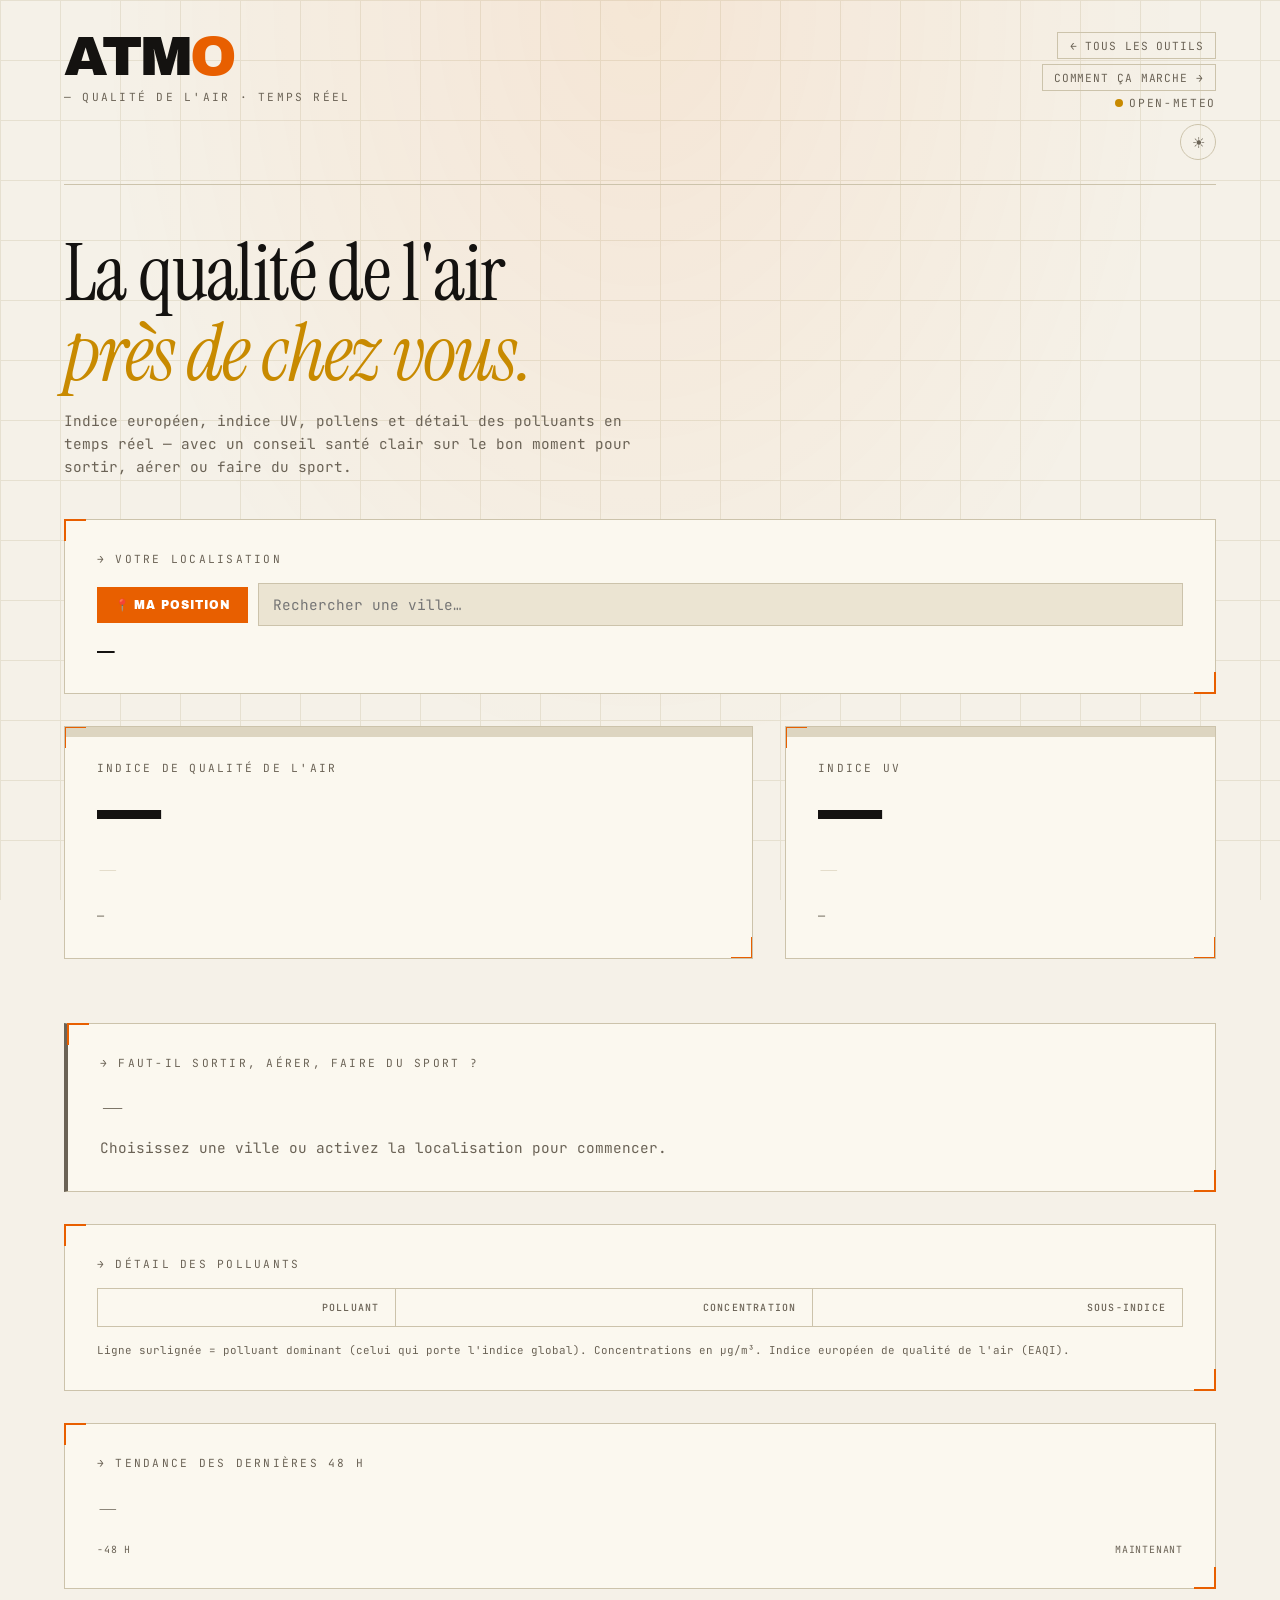
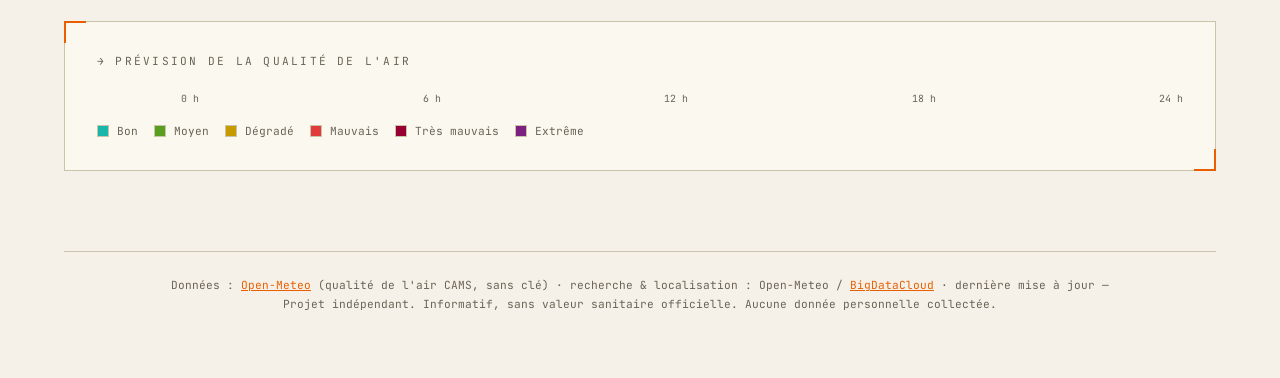
<file: index.html>
<!DOCTYPE html>
<html lang="fr">
<head>
    <meta charset="UTF-8">
    <meta name="viewport" content="width=device-width, initial-scale=1.0">
    <title>ATMO — Qualité de l'air, UV & pollen près de chez vous</title>
    <meta name="description" content="La qualité de l'air en temps réel près de chez vous : indice européen, indice UV, pollens, détail des polluants (PM2.5, NO₂, O₃…) et prévision sur 3 jours. Gratuit, sans pub, sans compte.">
    <meta name="theme-color" content="#0d0d0d" media="(prefers-color-scheme: dark)">
    <meta name="theme-color" content="#f5f1e8" media="(prefers-color-scheme: light)">

    <meta property="og:type" content="website">
    <meta property="og:title" content="ATMO — Qualité de l'air près de chez vous">
    <meta property="og:description" content="Indice de qualité de l'air, UV et pollens en temps réel, avec conseils santé.">
    <meta property="og:image" content="og-image.svg">

    <link rel="icon" href="favicon.svg" type="image/svg+xml">
    <link rel="apple-touch-icon" href="favicon.svg">
    <link rel="manifest" href="manifest.webmanifest">

    <!-- Applique le thème enregistré avant le premier rendu (évite le flash). -->
    <script>(function(){try{var t=localStorage.getItem('atmo-theme')||(matchMedia('(prefers-color-scheme: light)').matches?'light':'dark');if(t==='light')document.documentElement.setAttribute('data-theme','light');}catch(e){}})();</script>

    <link rel="preconnect" href="https://fonts.googleapis.com">
    <link rel="preconnect" href="https://fonts.gstatic.com" crossorigin>
    <link href="https://fonts.googleapis.com/css2?family=Archivo+Black&family=Instrument+Serif:ital@0;1&family=JetBrains+Mono:wght@400;500&display=swap" rel="stylesheet">
    <link rel="stylesheet" href="style.css">
</head>
<body>
    <div class="container">
        <header>
            <div>
                <div class="logo">ATM<span>O</span></div>
                <div class="tagline">— Qualité de l'air · Temps réel</div>
            </div>
            <div class="meta">
                <div class="meta-right">
                    <a class="nav-link" href="https://leo-grnd.github.io/hub/">← Tous les outils</a>
                    <a class="nav-link" href="comment-ca-marche.html">Comment ça marche →</a>
                    <div id="status" data-state="cache"><span class="pulse" aria-hidden="true"></span>Open-Meteo</div>
                    <button id="themeToggle" class="theme-toggle" aria-label="Changer de thème" title="Changer de thème">
                        <span id="themeIcon" aria-hidden="true">☾</span>
                    </button>
                </div>
            </div>
        </header>

        <section class="hero">
            <h1>La qualité de l'air<br /><em>près de chez vous.</em></h1>
            <p>Indice européen, indice UV, pollens et détail des polluants en temps réel — avec un conseil santé clair sur le bon moment pour sortir, aérer ou faire du sport.</p>
        </section>

        <!-- 0 · Localisation -->
        <section class="card location-card" aria-label="Localisation">
            <div class="section-head">→ Votre localisation</div>
            <div class="loc-controls">
                <button id="geo-btn" class="geo-btn" type="button">📍 Ma position</button>
                <div class="search-wrap">
                    <input id="search-input" class="search-input" type="text" placeholder="Rechercher une ville…" autocomplete="off" aria-label="Rechercher une ville">
                    <ul id="search-results" class="search-results" role="listbox" hidden></ul>
                </div>
                <button id="share-btn" class="share-btn" type="button" hidden>🔗 Partager</button>
            </div>
            <div class="place">
                <span class="place-name" id="place-name">—</span>
                <span class="place-sub" id="place-sub"></span>
            </div>
        </section>

        <!-- 1 · Statut : AQI & UV -->
        <section class="status-grid" aria-label="Indices du moment">
            <div class="card index-card aqi-card" id="aqi-card" data-band="inconnu">
                <div class="index-band" aria-hidden="true"></div>
                <div class="index-label">Indice de qualité de l'air</div>
                <div class="index-value" id="aqi-value">—</div>
                <div class="index-grade" id="aqi-grade">—</div>
                <div class="index-foot" id="aqi-dominant">—</div>
            </div>

            <div class="card index-card uv-card" id="uv-card" data-level="inconnu">
                <div class="index-band" aria-hidden="true"></div>
                <div class="index-label">Indice UV</div>
                <div class="index-value" id="uv-value">—</div>
                <div class="index-grade" id="uv-grade">—</div>
                <div class="index-foot" id="uv-peak">—</div>
            </div>
        </section>

        <!-- 1b · Conditions météo & vent -->
        <section class="card" id="weather-card" hidden>
            <div class="section-head">→ Conditions & dispersion du vent</div>
            <div class="wx-grid">
                <div class="wx-cell"><div class="wx-lbl">Température</div><div class="wx-val" id="wx-temp">—</div></div>
                <div class="wx-cell"><div class="wx-lbl">Ressenti</div><div class="wx-val" id="wx-feels">—</div></div>
                <div class="wx-cell"><div class="wx-lbl">Humidité</div><div class="wx-val" id="wx-hum">—</div></div>
                <div class="wx-cell"><div class="wx-lbl">Vent</div><div class="wx-val" id="wx-wind">—</div></div>
            </div>
            <p class="wx-note" id="wx-note">—</p>
        </section>

        <!-- 2 · Conseil santé -->
        <section class="card advice-card" id="advice-card" data-level="neutre" aria-live="polite">
            <div class="section-head">→ Faut-il sortir, aérer, faire du sport ?</div>
            <div class="advice-title" id="advice-title">—</div>
            <p class="advice-detail" id="advice-detail">Choisissez une ville ou activez la localisation pour commencer.</p>
            <span class="advice-uv" id="advice-uv" hidden></span>
        </section>

        <!-- 3 · Détail des polluants -->
        <section class="card">
            <div class="section-head">→ Détail des polluants</div>
            <table class="poll-table">
                <thead>
                    <tr>
                        <th scope="col">Polluant</th>
                        <th scope="col">Concentration</th>
                        <th scope="col" class="col-band">Sous-indice</th>
                    </tr>
                </thead>
                <tbody id="poll-body"></tbody>
            </table>
            <p class="poll-foot">
                Ligne surlignée = polluant dominant (celui qui porte l'indice global). Concentrations en µg/m³.
                Indice européen de qualité de l'air (EAQI).
            </p>
        </section>

        <!-- 4 · Pollens -->
        <section class="card" id="pollen-card" hidden>
            <div class="section-head">→ Risque pollen aujourd'hui</div>
            <div class="pollen-list" id="pollen-list"></div>
            <p class="poll-foot">Seuils indicatifs (grains/m³). Données pollen disponibles en Europe, en saison.</p>
        </section>

        <!-- 4b · Tendance passée 48 h -->
        <section class="card" id="history-card">
            <div class="section-head">→ Tendance des dernières 48 h</div>
            <div class="history-head">
                <span class="history-verdict" id="history-verdict" data-trend="flat">—</span>
            </div>
            <div class="spark-wrap" id="history-spark" aria-label="Évolution de l'indice de qualité de l'air sur 48 heures"></div>
            <div class="spark-axis"><span id="hist-start">−48 h</span><span>maintenant</span></div>
        </section>

        <!-- 5 · Prévision -->
        <section class="card">
            <div class="section-head">→ Prévision de la qualité de l'air</div>
            <div class="forecast" id="forecast" role="img" aria-label="Prévision horaire de l'indice de qualité de l'air"></div>
            <div class="fc-axis"><span>0 h</span><span>6 h</span><span>12 h</span><span>18 h</span><span>24 h</span></div>
            <div class="cal-legend">
                <span><span class="swatch" data-band="good" aria-hidden="true"></span>Bon</span>
                <span><span class="swatch" data-band="fair" aria-hidden="true"></span>Moyen</span>
                <span><span class="swatch" data-band="moderate" aria-hidden="true"></span>Dégradé</span>
                <span><span class="swatch" data-band="poor" aria-hidden="true"></span>Mauvais</span>
                <span><span class="swatch" data-band="verypoor" aria-hidden="true"></span>Très mauvais</span>
                <span><span class="swatch" data-band="extreme" aria-hidden="true"></span>Extrême</span>
            </div>
        </section>

        <footer>
            Données : <a href="https://open-meteo.com" target="_blank" rel="noopener">Open-Meteo</a> (qualité de l'air CAMS, sans clé) ·
            recherche & localisation : Open-Meteo / <a href="https://www.bigdatacloud.com" target="_blank" rel="noopener">BigDataCloud</a> ·
            dernière mise à jour <span id="updated">—</span><br>
            Projet indépendant. Informatif, sans valeur sanitaire officielle. Aucune donnée personnelle collectée.
        </footer>
    </div>

    <script type="module" src="app.js"></script>
</body>
</html>
</file>
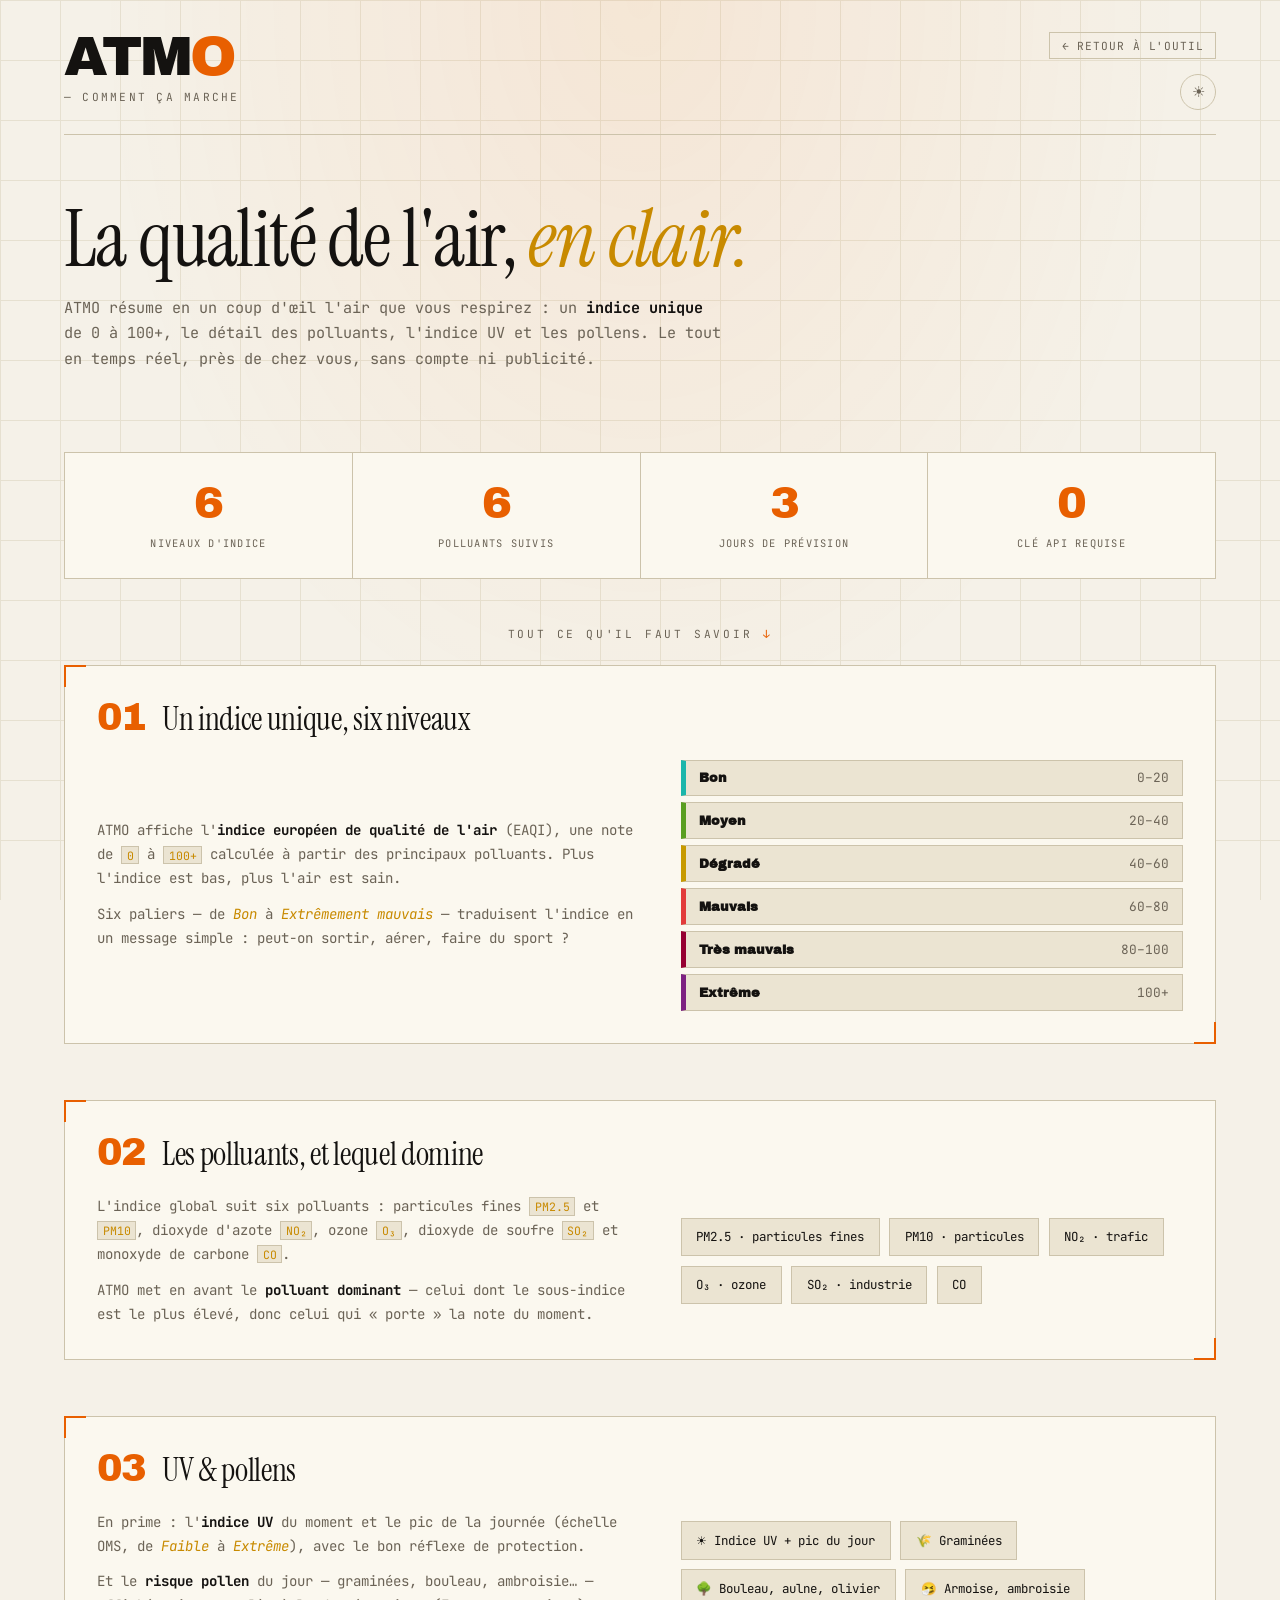
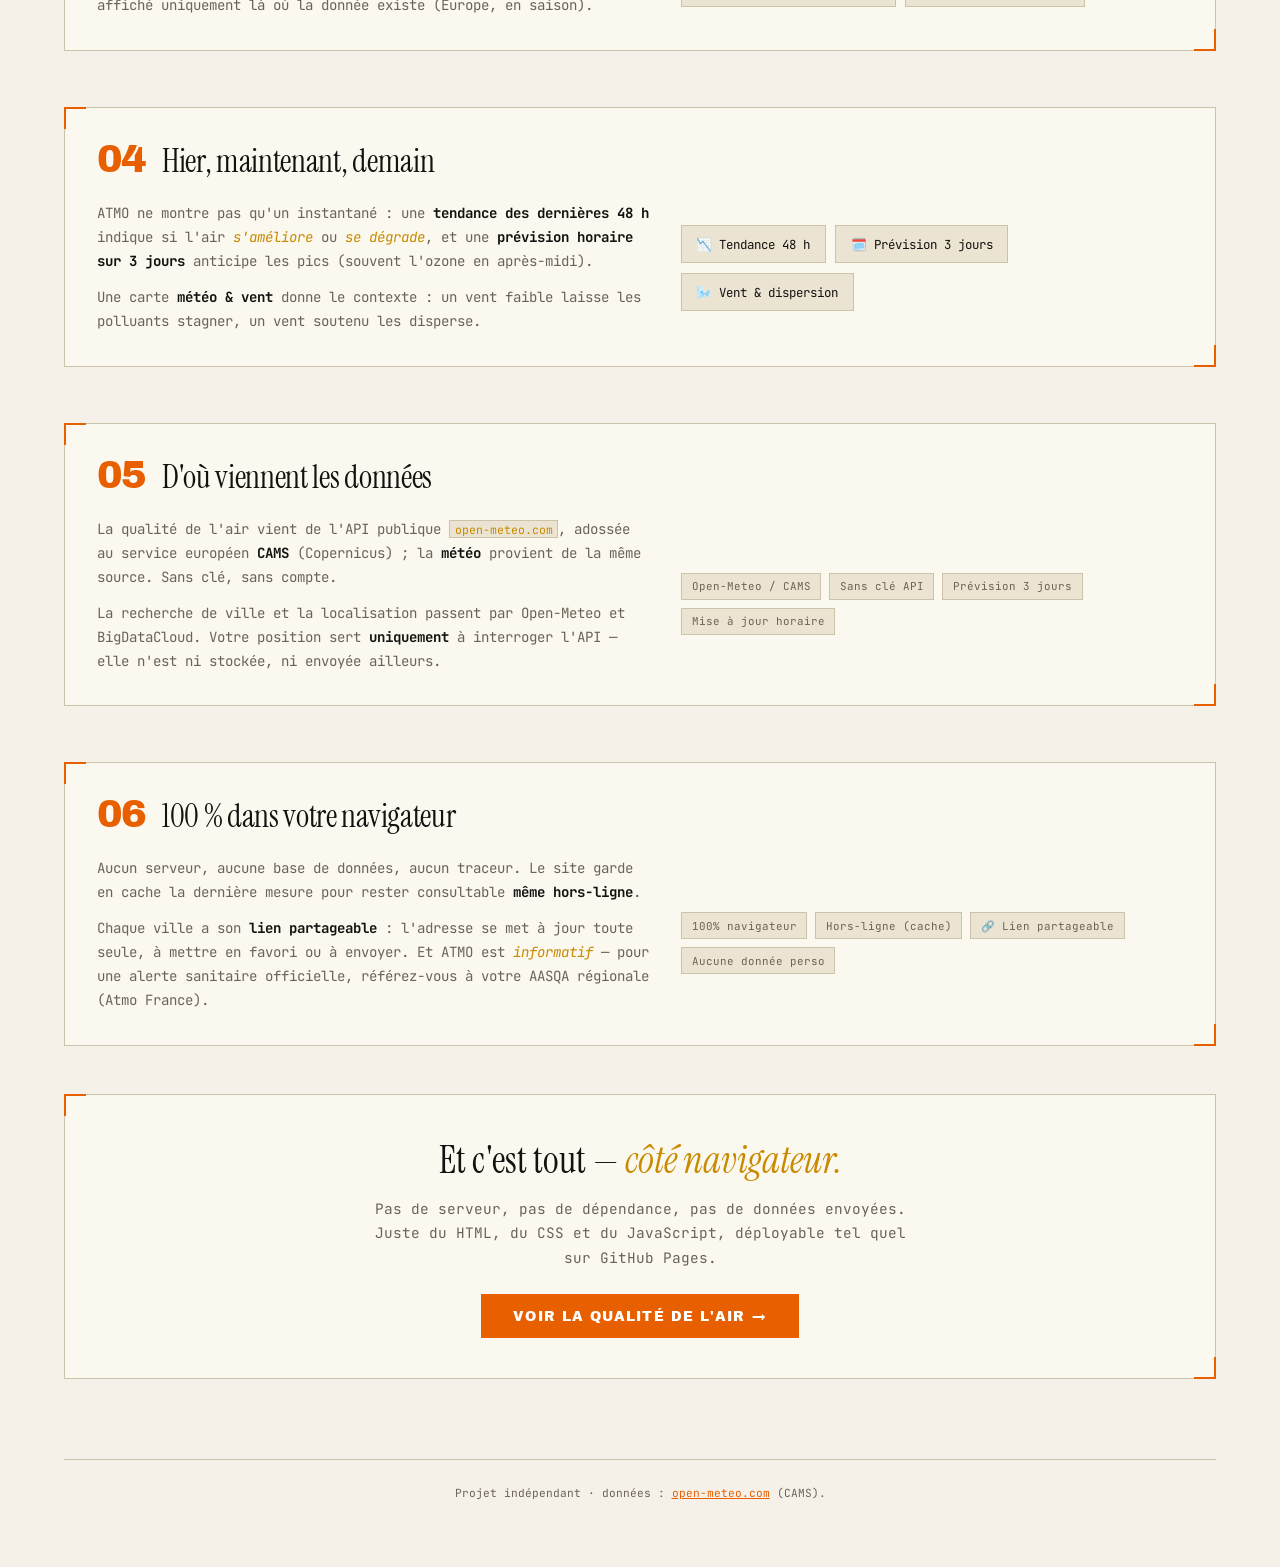
<file: comment-ca-marche.html>
<!DOCTYPE html>
<html lang="fr">
<head>
    <meta charset="UTF-8">
    <meta name="viewport" content="width=device-width, initial-scale=1.0">
    <title>Comment ça marche — ATMO</title>
    <meta name="description" content="Comprendre l'indice européen de qualité de l'air (EAQI), les polluants suivis (PM2.5, NO₂, O₃…), l'indice UV, les pollens, et d'où viennent les données.">
    <meta name="theme-color" content="#0d0d0d" media="(prefers-color-scheme: dark)">
    <meta name="theme-color" content="#f5f1e8" media="(prefers-color-scheme: light)">
    <link rel="icon" href="favicon.svg" type="image/svg+xml">
    <!-- Applique le thème enregistré avant le premier rendu (évite le flash). -->
    <script>(function(){try{var t=localStorage.getItem('atmo-theme')||(matchMedia('(prefers-color-scheme: light)').matches?'light':'dark');if(t==='light')document.documentElement.setAttribute('data-theme','light');}catch(e){}})();</script>
    <link rel="preconnect" href="https://fonts.googleapis.com">
    <link rel="preconnect" href="https://fonts.gstatic.com" crossorigin>
    <link href="https://fonts.googleapis.com/css2?family=Archivo+Black&family=Instrument+Serif:ital@0;1&family=JetBrains+Mono:wght@400;500&display=swap" rel="stylesheet">
    <link rel="stylesheet" href="style.css">
    <link rel="stylesheet" href="comment-ca-marche.css">
</head>
<body>
    <div class="container">
        <header>
            <div>
                <a class="logo" href="index.html">ATM<span>O</span></a>
                <div class="tagline">— Comment ça marche</div>
            </div>
            <div class="meta">
                <div class="meta-right">
                    <a class="nav-link" href="index.html">← Retour à l'outil</a>
                    <button id="themeToggle" class="theme-toggle" aria-label="Changer de thème" title="Changer de thème">
                        <span id="themeIcon" aria-hidden="true">☾</span>
                    </button>
                </div>
            </div>
        </header>

        <section class="hero hiw-hero">
            <h1>La qualité de l'air, <em>en clair.</em></h1>
            <p>ATMO résume en un coup d'œil l'air que vous respirez : un <strong>indice unique</strong> de 0 à 100+,
               le détail des polluants, l'indice UV et les pollens. Le tout en temps réel, près de chez vous,
               sans compte ni publicité.</p>
        </section>

        <section class="stats" aria-label="Chiffres clés">
            <div class="stat"><div class="stat-num" data-count="6">0</div><div class="stat-lbl">niveaux d'indice</div></div>
            <div class="stat"><div class="stat-num" data-count="6">0</div><div class="stat-lbl">polluants suivis</div></div>
            <div class="stat"><div class="stat-num" data-count="3">0</div><div class="stat-lbl">jours de prévision</div></div>
            <div class="stat"><div class="stat-num">0</div><div class="stat-lbl">clé API requise</div></div>
        </section>

        <p class="flow-intro">Tout ce qu'il faut savoir <span class="arrow">↓</span></p>

        <ol class="pipeline">

            <li class="step card reveal">
                <div class="step-head"><span class="step-num">01</span><h2>Un indice unique, six niveaux</h2></div>
                <div class="step-body">
                    <div class="step-text">
                        <p>ATMO affiche l'<strong>indice européen de qualité de l'air</strong> (EAQI), une note de
                           <code>0</code> à <code>100+</code> calculée à partir des principaux polluants. Plus l'indice
                           est bas, plus l'air est sain.</p>
                        <p>Six paliers — de <em>Bon</em> à <em>Extrêmement mauvais</em> — traduisent l'indice en un
                           message simple : peut-on sortir, aérer, faire du sport ?</p>
                    </div>
                    <div class="step-visual">
                        <div class="aqi-scale" aria-hidden="true">
                            <div class="aqi-seg" data-band="good"><b>Bon</b><span class="rng">0–20</span></div>
                            <div class="aqi-seg" data-band="fair"><b>Moyen</b><span class="rng">20–40</span></div>
                            <div class="aqi-seg" data-band="moderate"><b>Dégradé</b><span class="rng">40–60</span></div>
                            <div class="aqi-seg" data-band="poor"><b>Mauvais</b><span class="rng">60–80</span></div>
                            <div class="aqi-seg" data-band="verypoor"><b>Très mauvais</b><span class="rng">80–100</span></div>
                            <div class="aqi-seg" data-band="extreme"><b>Extrême</b><span class="rng">100+</span></div>
                        </div>
                    </div>
                </div>
            </li>

            <li class="step card reveal">
                <div class="step-head"><span class="step-num">02</span><h2>Les polluants, et lequel domine</h2></div>
                <div class="step-body">
                    <div class="step-text">
                        <p>L'indice global suit six polluants : particules fines <code>PM2.5</code> et <code>PM10</code>,
                           dioxyde d'azote <code>NO₂</code>, ozone <code>O₃</code>, dioxyde de soufre <code>SO₂</code> et
                           monoxyde de carbone <code>CO</code>.</p>
                        <p>ATMO met en avant le <strong>polluant dominant</strong> — celui dont le sous-indice est le plus
                           élevé, donc celui qui « porte » la note du moment.</p>
                    </div>
                    <div class="step-visual">
                        <div class="vchips">
                            <span class="vchip">PM2.5 · particules fines</span>
                            <span class="vchip">PM10 · particules</span>
                            <span class="vchip">NO₂ · trafic</span>
                            <span class="vchip">O₃ · ozone</span>
                            <span class="vchip">SO₂ · industrie</span>
                            <span class="vchip">CO</span>
                        </div>
                    </div>
                </div>
            </li>

            <li class="step card reveal">
                <div class="step-head"><span class="step-num">03</span><h2>UV & pollens</h2></div>
                <div class="step-body">
                    <div class="step-text">
                        <p>En prime : l'<strong>indice UV</strong> du moment et le pic de la journée (échelle OMS, de
                           <em>Faible</em> à <em>Extrême</em>), avec le bon réflexe de protection.</p>
                        <p>Et le <strong>risque pollen</strong> du jour — graminées, bouleau, ambroisie… — affiché
                           uniquement là où la donnée existe (Europe, en saison).</p>
                    </div>
                    <div class="step-visual">
                        <div class="vchips">
                            <span class="vchip">☀ Indice UV + pic du jour</span>
                            <span class="vchip">🌾 Graminées</span>
                            <span class="vchip">🌳 Bouleau, aulne, olivier</span>
                            <span class="vchip">🤧 Armoise, ambroisie</span>
                        </div>
                    </div>
                </div>
            </li>

            <li class="step card reveal">
                <div class="step-head"><span class="step-num">04</span><h2>Hier, maintenant, demain</h2></div>
                <div class="step-body">
                    <div class="step-text">
                        <p>ATMO ne montre pas qu'un instantané : une <strong>tendance des dernières 48 h</strong> indique
                           si l'air <em>s'améliore</em> ou <em>se dégrade</em>, et une <strong>prévision horaire sur 3 jours</strong>
                           anticipe les pics (souvent l'ozone en après-midi).</p>
                        <p>Une carte <strong>météo &amp; vent</strong> donne le contexte : un vent faible laisse les polluants
                           stagner, un vent soutenu les disperse.</p>
                    </div>
                    <div class="step-visual">
                        <div class="vchips">
                            <span class="vchip">📉 Tendance 48 h</span>
                            <span class="vchip">🗓️ Prévision 3 jours</span>
                            <span class="vchip">🌬️ Vent &amp; dispersion</span>
                        </div>
                    </div>
                </div>
            </li>

            <li class="step card reveal">
                <div class="step-head"><span class="step-num">05</span><h2>D'où viennent les données</h2></div>
                <div class="step-body">
                    <div class="step-text">
                        <p>La qualité de l'air vient de l'API publique <code>open-meteo.com</code>, adossée au service
                           européen <strong>CAMS</strong> (Copernicus) ; la <strong>météo</strong> provient de la même source.
                           Sans clé, sans compte.</p>
                        <p>La recherche de ville et la localisation passent par Open-Meteo et BigDataCloud. Votre position
                           sert <strong>uniquement</strong> à interroger l'API — elle n'est ni stockée, ni envoyée ailleurs.</p>
                    </div>
                    <div class="step-visual">
                        <div class="badges">
                            <span class="badge">Open-Meteo / CAMS</span>
                            <span class="badge">Sans clé API</span>
                            <span class="badge">Prévision 3 jours</span>
                            <span class="badge">Mise à jour horaire</span>
                        </div>
                    </div>
                </div>
            </li>

            <li class="step card reveal">
                <div class="step-head"><span class="step-num">06</span><h2>100 % dans votre navigateur</h2></div>
                <div class="step-body">
                    <div class="step-text">
                        <p>Aucun serveur, aucune base de données, aucun traceur. Le site garde en cache la dernière
                           mesure pour rester consultable <strong>même hors-ligne</strong>.</p>
                        <p>Chaque ville a son <strong>lien partageable</strong> : l'adresse se met à jour toute seule,
                           à mettre en favori ou à envoyer. Et ATMO est <em>informatif</em> — pour une alerte sanitaire
                           officielle, référez-vous à votre AASQA régionale (Atmo France).</p>
                    </div>
                    <div class="step-visual">
                        <div class="badges">
                            <span class="badge">100% navigateur</span>
                            <span class="badge">Hors-ligne (cache)</span>
                            <span class="badge">🔗 Lien partageable</span>
                            <span class="badge">Aucune donnée perso</span>
                        </div>
                    </div>
                </div>
            </li>
        </ol>

        <section class="outro card reveal">
            <h2>Et c'est tout — <em>côté navigateur.</em></h2>
            <p>Pas de serveur, pas de dépendance, pas de données envoyées. Juste du HTML, du CSS et du JavaScript,
               déployable tel quel sur GitHub&nbsp;Pages.</p>
            <a class="cta" href="index.html">Voir la qualité de l'air →</a>
        </section>

        <footer>
            Projet indépendant · données : <a href="https://open-meteo.com" target="_blank" rel="noopener">open-meteo.com</a> (CAMS).
        </footer>
    </div>

    <script>
    (function () {
        var icon = document.getElementById('themeIcon');
        function apply(t) {
            if (t === 'light') { document.documentElement.setAttribute('data-theme', 'light'); icon.textContent = '☀'; }
            else { document.documentElement.removeAttribute('data-theme'); icon.textContent = '☾'; }
        }
        apply(localStorage.getItem('atmo-theme') || (matchMedia('(prefers-color-scheme: light)').matches ? 'light' : 'dark'));
        document.getElementById('themeToggle').addEventListener('click', function () {
            var next = document.documentElement.getAttribute('data-theme') === 'light' ? 'dark' : 'light';
            localStorage.setItem('atmo-theme', next); apply(next);
        });

        var reduce = matchMedia('(prefers-reduced-motion: reduce)').matches;
        var reveals = document.querySelectorAll('.reveal');
        if (reduce || !('IntersectionObserver' in window)) {
            reveals.forEach(function (el) { el.classList.add('in'); });
        } else {
            var io = new IntersectionObserver(function (entries) {
                entries.forEach(function (e) { if (e.isIntersecting) { e.target.classList.add('in'); io.unobserve(e.target); } });
            }, { threshold: 0.18 });
            reveals.forEach(function (el) { io.observe(el); });
        }

        var nums = document.querySelectorAll('.stat-num[data-count]');
        function countUp(el) {
            var target = parseInt(el.getAttribute('data-count'), 10);
            if (reduce) { el.textContent = target.toLocaleString('fr-FR'); return; }
            var start = null, dur = 1100;
            function tick(ts) {
                if (start === null) start = ts;
                var p = Math.min(1, (ts - start) / dur);
                var eased = 1 - Math.pow(1 - p, 3);
                el.textContent = Math.round(target * eased).toLocaleString('fr-FR');
                if (p < 1) requestAnimationFrame(tick);
            }
            requestAnimationFrame(tick);
        }
        if (!('IntersectionObserver' in window)) {
            nums.forEach(countUp);
        } else {
            var io2 = new IntersectionObserver(function (entries) {
                entries.forEach(function (e) { if (e.isIntersecting) { countUp(e.target); io2.unobserve(e.target); } });
            }, { threshold: 0.6 });
            nums.forEach(function (el) { io2.observe(el); });
        }
    })();
    </script>
</body>
</html>
</file>
<file: style.css>
/* ===========================================================================
   ATMO — système de design partagé avec Octane, Pantone & Tempo (brutaliste)
   =========================================================================== */
:root {
  --bg: #0d0d0d;
  --bg-soft: #161616;
  --bg-card: #1a1a1a;
  --ink: #f5f1e8;
  --ink-dim: #8a8278;
  --accent: #ff6b00;
  --accent-soft: #ffb800;
  --grid: #222;
  --border: #2a2a2a;
  --grid-opacity: 0.35;
  --glow-opacity: 0.12;

  /* Couleurs-données — indice européen de qualité de l'air (palette EAQI).
     L'accent orange reste la couleur de marque ; celles-ci ne servent qu'aux données. */
  --aqi-good: #50f0e6;
  --aqi-fair: #84ce4f;
  --aqi-moderate: #f7d100;
  --aqi-poor: #ff5050;
  --aqi-verypoor: #960032;
  --aqi-extreme: #7d2181;
  --aqi-inconnu: #33312c;

  /* Couleurs-données — échelle de niveau (UV & pollens) */
  --lvl-low: #3ea72d;
  --lvl-mod: #f7d100;
  --lvl-high: #f18b00;
  --lvl-vhigh: #e8401f;
  --lvl-ext: #9b51e0;
  --lvl-inconnu: #33312c;

  --vert: #4ade80; /* feu vert / live */
}

:root[data-theme="light"] {
  --bg: #f5f1e8;
  --bg-soft: #ebe4d2;
  --bg-card: #fbf8ef;
  --ink: #141210;
  --ink-dim: #6b6356;
  --accent: #e85f00;
  --accent-soft: #c88a00;
  --grid: #d9d1bc;
  --border: #ccc3ab;
  --grid-opacity: 0.55;
  --glow-opacity: 0.08;

  --aqi-good: #1bb6ab;
  --aqi-fair: #5a9e21;
  --aqi-moderate: #c79a00;
  --aqi-poor: #e23b3b;
  --aqi-verypoor: #960032;
  --aqi-extreme: #7d2181;
  --aqi-inconnu: #ddd5c0;

  --lvl-low: #2f8a1f;
  --lvl-mod: #c79a00;
  --lvl-high: #d97300;
  --lvl-vhigh: #d12e10;
  --lvl-ext: #7e36c4;
  --lvl-inconnu: #ddd5c0;

  --vert: #16a34a;
}

html, body { transition: background-color 0.25s ease, color 0.25s ease; }
* { box-sizing: border-box; margin: 0; padding: 0; }

html, body {
  background: var(--bg);
  color: var(--ink);
  font-family: 'JetBrains Mono', monospace;
  min-height: 100vh;
  overflow-x: hidden;
}

body::before {
  content: '';
  position: fixed;
  inset: 0;
  background-image:
    linear-gradient(var(--grid) 1px, transparent 1px),
    linear-gradient(90deg, var(--grid) 1px, transparent 1px);
  background-size: 60px 60px;
  opacity: var(--grid-opacity);
  pointer-events: none;
  z-index: 0;
}

body::after {
  content: '';
  position: fixed;
  inset: 0;
  background: radial-gradient(ellipse at top, rgba(255,107,0, var(--glow-opacity)), transparent 60%);
  pointer-events: none;
  z-index: 0;
}

.container {
  position: relative;
  z-index: 1;
  max-width: 1200px;
  margin: 0 auto;
  padding: 2rem 1.5rem 4rem;
  display: flex;
  flex-direction: column;
}

/* ---- Header (partagé) ---- */
header {
  display: flex;
  justify-content: space-between;
  align-items: flex-start;
  margin-bottom: 3rem;
  padding-bottom: 1.5rem;
  border-bottom: 1px solid var(--border);
}

.logo {
  font-family: 'Archivo Black', sans-serif;
  font-size: clamp(2rem, 6vw, 3.5rem);
  letter-spacing: -0.04em;
  line-height: 0.9;
  color: var(--ink);
  text-decoration: none;
  display: inline-block;
}
.logo span { color: var(--accent); }

.tagline {
  font-size: 0.7rem;
  text-transform: uppercase;
  letter-spacing: 0.2em;
  color: var(--ink-dim);
  margin-top: 0.5rem;
}

.meta {
  text-align: right;
  font-size: 0.7rem;
  color: var(--ink-dim);
  letter-spacing: 0.15em;
  text-transform: uppercase;
}
.meta-right {
  display: flex;
  flex-direction: column;
  align-items: flex-end;
  gap: 0.3rem;
}
.meta .pulse {
  display: inline-block;
  width: 8px; height: 8px;
  border-radius: 50%;
  background: var(--vert);
  margin-right: 0.4rem;
  animation: pulse 2s infinite;
}
#status[data-state="cache"] .pulse { background: var(--accent-soft); }
#status[data-state="error"] .pulse { background: var(--aqi-poor); animation: none; }

@keyframes pulse { 0%, 100% { opacity: 1; } 50% { opacity: 0.3; } }

.theme-toggle {
  background: none;
  border: 1px solid var(--border);
  color: var(--ink-dim);
  width: 36px; height: 36px;
  border-radius: 50%;
  cursor: pointer;
  display: inline-flex;
  align-items: center;
  justify-content: center;
  font-size: 0.95rem;
  line-height: 1;
  transition: border-color 0.2s, color 0.2s, transform 0.2s;
  margin-top: 0.6rem;
}
.theme-toggle:hover { border-color: var(--accent); color: var(--accent); transform: rotate(15deg); }

.nav-link {
  font-family: 'JetBrains Mono', monospace;
  font-size: 0.7rem;
  letter-spacing: 0.08em;
  text-transform: uppercase;
  color: var(--ink-dim);
  text-decoration: none;
  border: 1px solid var(--border);
  padding: 0.35rem 0.7rem;
  transition: color 0.2s, border-color 0.2s, background 0.2s;
  white-space: nowrap;
}
.nav-link:hover { color: var(--accent); border-color: var(--accent); }

/* ---- Hero (partagé) ---- */
.hero { margin-bottom: 2.5rem; }
.hero h1 {
  font-family: 'Instrument Serif', serif;
  font-size: clamp(2.5rem, 7vw, 5rem);
  line-height: 1;
  font-weight: 400;
  letter-spacing: -0.02em;
  margin-bottom: 1rem;
}
.hero h1 em { font-style: italic; color: var(--accent-soft); }
.hero p { color: var(--ink-dim); max-width: 580px; font-size: 0.9rem; line-height: 1.6; }

/* ---- Cards (partagé, avec équerres d'angle) ---- */
.card {
  background: var(--bg-card);
  border: 1px solid var(--border);
  padding: 2rem;
  margin-bottom: 2rem;
  position: relative;
}
.card::before {
  content: '';
  position: absolute;
  top: -1px; left: -1px;
  width: 20px; height: 20px;
  border-top: 2px solid var(--accent);
  border-left: 2px solid var(--accent);
}
.card::after {
  content: '';
  position: absolute;
  bottom: -1px; right: -1px;
  width: 20px; height: 20px;
  border-bottom: 2px solid var(--accent);
  border-right: 2px solid var(--accent);
}

.section-head {
  font-size: 0.7rem;
  text-transform: uppercase;
  letter-spacing: 0.2em;
  color: var(--ink-dim);
  margin-bottom: 1.1rem;
}

/* Pastille de couleur réutilisable (AQI / niveau) */
.swatch {
  display: inline-block;
  width: 12px; height: 12px;
  margin-right: 0.5rem;
  border: 1px solid var(--border);
  vertical-align: -1px;
}
[data-band="good"]     { --c: var(--aqi-good); }
[data-band="fair"]     { --c: var(--aqi-fair); }
[data-band="moderate"] { --c: var(--aqi-moderate); }
[data-band="poor"]     { --c: var(--aqi-poor); }
[data-band="verypoor"] { --c: var(--aqi-verypoor); }
[data-band="extreme"]  { --c: var(--aqi-extreme); }
[data-band="inconnu"]  { --c: var(--aqi-inconnu); }
.swatch { background: var(--c, var(--aqi-inconnu)); }

[data-level="low"]     { --c: var(--lvl-low); }
[data-level="mod"]     { --c: var(--lvl-mod); }
[data-level="high"]    { --c: var(--lvl-high); }
[data-level="vhigh"]   { --c: var(--lvl-vhigh); }
[data-level="ext"]     { --c: var(--lvl-ext); }
[data-level="inconnu"] { --c: var(--lvl-inconnu); }

/* ===========================================================================
   LOCALISATION
   =========================================================================== */
.location-card { margin-bottom: 2rem; }
.loc-controls {
  display: flex;
  flex-wrap: wrap;
  gap: 0.6rem;
  align-items: center;
}
.geo-btn {
  background: var(--accent);
  color: #fff;
  border: none;
  font-family: 'Archivo Black', sans-serif;
  font-size: 0.72rem;
  letter-spacing: 0.08em;
  text-transform: uppercase;
  padding: 0.7rem 1.1rem;
  cursor: pointer;
  transition: transform 0.15s, background 0.15s;
  white-space: nowrap;
}
.geo-btn:hover { background: var(--accent-soft); transform: translateX(2px); }
.geo-btn:disabled { opacity: 0.5; cursor: default; transform: none; }

.search-wrap { position: relative; flex: 1; min-width: 220px; }
.search-input {
  width: 100%;
  background: var(--bg-soft);
  border: 1px solid var(--border);
  color: var(--ink);
  font-family: 'JetBrains Mono', monospace;
  font-size: 0.9rem;
  padding: 0.7rem 0.9rem;
}
.search-input:focus { outline: 2px solid var(--accent); outline-offset: 1px; }
.search-results {
  position: absolute;
  z-index: 5;
  left: 0; right: 0;
  margin-top: 2px;
  background: var(--bg-card);
  border: 1px solid var(--border);
  max-height: 260px;
  overflow-y: auto;
}
.search-results li {
  list-style: none;
  padding: 0.6rem 0.9rem;
  font-size: 0.82rem;
  cursor: pointer;
  border-bottom: 1px solid var(--border);
}
.search-results li:last-child { border-bottom: none; }
.search-results li:hover,
.search-results li[aria-selected="true"] { background: var(--bg-soft); color: var(--accent); }
.search-results .sr-sub { color: var(--ink-dim); font-size: 0.72rem; }

.share-btn {
  background: var(--bg-soft);
  border: 1px solid var(--border);
  color: var(--ink-dim);
  font-family: 'JetBrains Mono', monospace;
  font-size: 0.72rem;
  letter-spacing: 0.06em;
  text-transform: uppercase;
  padding: 0.7rem 0.9rem;
  cursor: pointer;
  transition: color 0.15s, border-color 0.15s;
  white-space: nowrap;
}
.share-btn:hover { color: var(--accent); border-color: var(--accent); }

.place {
  margin-top: 1rem;
  display: flex;
  align-items: baseline;
  gap: 0.6rem;
  flex-wrap: wrap;
}
.place-name { font-family: 'Archivo Black', sans-serif; font-size: 1.1rem; letter-spacing: -0.02em; }
.place-sub { color: var(--ink-dim); font-size: 0.72rem; text-transform: uppercase; letter-spacing: 0.1em; }

/* ===========================================================================
   STATUT — AQI & UV
   =========================================================================== */
.status-grid {
  display: grid;
  grid-template-columns: 1.6fr 1fr;
  gap: 2rem;
  margin-bottom: 2rem;
}

.index-card {
  position: relative;
  overflow: hidden;
  display: flex;
  flex-direction: column;
}
.index-card .index-band {
  height: 10px;
  margin: -2rem -2rem 1.5rem;
  background: var(--c, var(--aqi-inconnu));
}
.index-label {
  font-size: 0.7rem;
  text-transform: uppercase;
  letter-spacing: 0.2em;
  color: var(--ink-dim);
  margin-bottom: 0.4rem;
}
.index-value {
  font-family: 'Archivo Black', sans-serif;
  font-size: clamp(2.4rem, 8vw, 4rem);
  line-height: 0.9;
  letter-spacing: -0.03em;
  font-variant-numeric: tabular-nums;
}
.index-value .unit {
  font-size: 0.28em;
  color: var(--ink-dim);
  margin-left: 0.3em;
  letter-spacing: 0;
}
.index-grade {
  margin-top: 0.6rem;
  font-family: 'Instrument Serif', serif;
  font-size: clamp(1.3rem, 4vw, 1.9rem);
  color: var(--c, var(--ink));
}
.index-foot {
  margin-top: auto;
  padding-top: 1.25rem;
  font-size: 0.74rem;
  color: var(--ink-dim);
  line-height: 1.5;
}
.index-foot b { color: var(--ink); }

.uv-card .index-band { background: var(--c, var(--lvl-inconnu)); }

/* ===========================================================================
   MÉTÉO & VENT
   =========================================================================== */
.wx-grid {
  display: grid;
  grid-template-columns: repeat(4, 1fr);
  gap: 1px;
  background: var(--border);
  border: 1px solid var(--border);
}
.wx-cell { background: var(--bg-soft); padding: 1.1rem 1rem; }
.wx-lbl {
  font-size: 0.6rem;
  text-transform: uppercase;
  letter-spacing: 0.12em;
  color: var(--ink-dim);
  margin-bottom: 0.45rem;
}
.wx-val {
  font-family: 'Archivo Black', sans-serif;
  font-size: clamp(1.1rem, 3vw, 1.5rem);
  letter-spacing: -0.02em;
  font-variant-numeric: tabular-nums;
}
.wx-val .wind-arrow { color: var(--accent); display: inline-block; margin-left: 0.15em; }
.wx-note { margin-top: 1rem; font-size: 0.8rem; color: var(--ink-dim); line-height: 1.5; }

/* ===========================================================================
   TENDANCE 48 h (sparkline)
   =========================================================================== */
.history-head { margin-bottom: 1rem; }
.history-verdict {
  display: inline-flex;
  align-items: center;
  gap: 0.5rem;
  font-family: 'Instrument Serif', serif;
  font-size: clamp(1.3rem, 4vw, 1.9rem);
  color: var(--tc, var(--ink));
}
.history-verdict[data-trend="down"] { --tc: var(--vert); }
.history-verdict[data-trend="up"]   { --tc: var(--aqi-poor); }
.history-verdict[data-trend="flat"] { --tc: var(--ink-dim); }
.history-verdict .arrow {
  font-family: 'Archivo Black', sans-serif;
  font-size: 1.1em;
  line-height: 1;
}

.spark-wrap { width: 100%; }
.spark { width: 100%; height: 72px; display: block; }
.spark-bar { stroke: none; }
.spark-bar[data-band="good"]     { fill: var(--aqi-good); }
.spark-bar[data-band="fair"]     { fill: var(--aqi-fair); }
.spark-bar[data-band="moderate"] { fill: var(--aqi-moderate); }
.spark-bar[data-band="poor"]     { fill: var(--aqi-poor); }
.spark-bar[data-band="verypoor"] { fill: var(--aqi-verypoor); }
.spark-bar[data-band="extreme"]  { fill: var(--aqi-extreme); }
.spark-bar[data-band="inconnu"]  { fill: var(--aqi-inconnu); }
.spark-now { fill: none; stroke: var(--accent); stroke-width: 2; }
.spark-axis {
  display: flex;
  justify-content: space-between;
  margin-top: 0.5rem;
  font-size: 0.62rem;
  text-transform: uppercase;
  letter-spacing: 0.08em;
  color: var(--ink-dim);
}

/* ===========================================================================
   CONSEIL SANTÉ
   =========================================================================== */
.advice-card { border-left: 4px solid var(--lv, var(--ink-dim)); }
.advice-card[data-level="bon"]    { --lv: var(--vert); }
.advice-card[data-level="moyen"]  { --lv: var(--accent-soft); }
.advice-card[data-level="danger"] { --lv: var(--aqi-poor); }
.advice-card[data-level="neutre"] { --lv: var(--ink-dim); }

.advice-title {
  font-family: 'Instrument Serif', serif;
  font-weight: 400;
  font-size: clamp(1.5rem, 4vw, 2.2rem);
  line-height: 1.1;
  margin-bottom: 0.6rem;
  color: var(--lv, var(--ink));
}
.advice-detail { color: var(--ink-dim); font-size: 0.9rem; line-height: 1.6; max-width: 620px; }
.advice-uv {
  margin-top: 1.25rem;
  display: inline-block;
  font-size: 0.7rem;
  letter-spacing: 0.05em;
  text-transform: uppercase;
  color: var(--ink);
  border: 1px solid var(--border);
  background: var(--bg-soft);
  padding: 0.45rem 0.8rem;
}

/* ===========================================================================
   DÉTAIL DES POLLUANTS (table)
   =========================================================================== */
.poll-table {
  width: 100%;
  border-collapse: collapse;
  font-variant-numeric: tabular-nums;
}
.poll-table th, .poll-table td {
  border: 1px solid var(--border);
  padding: 0.75rem 1rem;
  text-align: right;
  font-size: 0.9rem;
}
.poll-table thead th {
  font-size: 0.62rem;
  text-transform: uppercase;
  letter-spacing: 0.12em;
  color: var(--ink-dim);
  font-weight: 500;
}
.poll-table tbody th {
  text-align: left;
  font-weight: 500;
  color: var(--ink);
}
.poll-table tbody th .sub { color: var(--ink-dim); font-weight: 400; font-size: 0.74rem; display: block; }
.poll-table td.col-band { text-align: left; }
.poll-table tr.is-dominant td, .poll-table tr.is-dominant th {
  background: var(--bg-soft);
}
.poll-table tr.is-dominant th { box-shadow: inset 3px 0 0 var(--accent); }
.poll-foot {
  margin-top: 0.9rem;
  font-size: 0.68rem;
  color: var(--ink-dim);
  line-height: 1.5;
}

.band-tag {
  display: inline-flex;
  align-items: center;
  font-size: 0.72rem;
}

/* ===========================================================================
   POLLENS (barres)
   =========================================================================== */
.pollen-list { display: flex; flex-direction: column; gap: 1.2rem; }
.pollen-row .pollen-head {
  display: flex;
  justify-content: space-between;
  align-items: baseline;
  margin-bottom: 0.5rem;
}
.pollen-name { font-size: 0.85rem; }
.pollen-level { font-size: 0.72rem; color: var(--c, var(--ink-dim)); text-transform: uppercase; letter-spacing: 0.06em; }
.pollen-bar {
  height: 10px;
  background: var(--bg-soft);
  border: 1px solid var(--border);
  overflow: hidden;
}
.pollen-bar span { display: block; height: 100%; background: var(--c, var(--lvl-low)); transition: width 0.4s ease; }
.pollen-count { margin-top: 0.3rem; font-size: 0.66rem; color: var(--ink-dim); }

/* ===========================================================================
   PRÉVISION 72 h (heatmap horaire)
   =========================================================================== */
.forecast { display: flex; flex-direction: column; gap: 0.5rem; }
.fc-row { display: flex; align-items: center; gap: 0.75rem; }
.fc-day {
  width: 4.5rem;
  flex-shrink: 0;
  font-size: 0.68rem;
  text-transform: uppercase;
  letter-spacing: 0.08em;
  color: var(--ink-dim);
}
.fc-hours { display: grid; grid-template-columns: repeat(24, 1fr); gap: 2px; flex: 1; min-width: 0; }
.fc-cell {
  aspect-ratio: 1;
  min-width: 6px;
  background: var(--c, var(--aqi-inconnu));
  border-radius: 1px;
}
.fc-cell.is-now { box-shadow: 0 0 0 2px var(--accent); }
.fc-axis { display: flex; justify-content: space-between; margin-left: 5.25rem; margin-top: 0.4rem; font-size: 0.62rem; color: var(--ink-dim); }

.cal-legend {
  display: flex;
  flex-wrap: wrap;
  gap: 1rem;
  margin-top: 1.2rem;
  font-size: 0.7rem;
  color: var(--ink-dim);
}
.cal-legend span { display: inline-flex; align-items: center; }

/* ===========================================================================
   FOOTER + utils (partagés)
   =========================================================================== */
footer {
  margin-top: 3rem;
  text-align: center;
  font-size: 0.7rem;
  color: var(--ink-dim);
  border-top: 1px solid var(--border);
  padding-top: 1.5rem;
  line-height: 1.7;
}
footer a { color: var(--accent); }

[hidden] { display: none !important; }
.visually-hidden {
  position: absolute;
  width: 1px; height: 1px;
  padding: 0; margin: -1px;
  overflow: hidden;
  clip: rect(0 0 0 0);
  white-space: nowrap;
  border: 0;
}

/* ===========================================================================
   RESPONSIVE
   =========================================================================== */
@media (max-width: 900px) {
  .container { padding: 1.5rem 1.25rem 3rem; }
  header { margin-bottom: 2rem; }
  .hero { margin-bottom: 1.75rem; }
  .status-grid { grid-template-columns: 1fr; }
}

@media (max-width: 560px) {
  .container { padding: 1.25rem 1rem 2.5rem; }
  header { margin-bottom: 1.5rem; padding-bottom: 1rem; }
  .tagline { font-size: 0.6rem; letter-spacing: 0.15em; }
  .hero { margin-bottom: 1.5rem; }
  .hero p { font-size: 0.82rem; }
  .card { padding: 1.25rem; }
  .index-card .index-band { margin: -1.25rem -1.25rem 1.25rem; }
  .poll-table th, .poll-table td { padding: 0.6rem 0.5rem; font-size: 0.8rem; }
  .fc-day { width: 3rem; font-size: 0.6rem; }
  .fc-axis { margin-left: 3.75rem; }
  .loc-controls { flex-direction: column; align-items: stretch; }
  .geo-btn { width: 100%; }
  .wx-grid { grid-template-columns: 1fr 1fr; }
}
</file>
<file: comment-ca-marche.css>
/* comment-ca-marche.css — page "Comment ça marche", réutilise les tokens de style.css */

.hiw-hero { margin-top: 1rem; max-width: 760px; }
.hiw-hero p { color: var(--ink-dim); font-size: 0.95rem; line-height: 1.7; max-width: 660px; }
.hiw-hero strong { color: var(--ink); }

a.logo { text-decoration: none; display: inline-block; }

/* ---- Bandeau chiffres clés ---- */
.stats {
    display: grid;
    grid-template-columns: repeat(4, 1fr);
    gap: 1px;
    background: var(--border);
    border: 1px solid var(--border);
    margin: 2.5rem 0 3rem;
}
.stat { background: var(--bg-card); padding: 1.75rem 1.25rem; text-align: center; }
.stat-num {
    font-family: 'Archivo Black', sans-serif;
    font-size: clamp(1.8rem, 5vw, 2.8rem);
    line-height: 1;
    color: var(--accent);
    letter-spacing: -0.03em;
    font-variant-numeric: tabular-nums;
}
.stat-lbl {
    margin-top: 0.6rem;
    font-size: 0.65rem;
    text-transform: uppercase;
    letter-spacing: 0.12em;
    color: var(--ink-dim);
}

/* ---- Intro flux ---- */
.flow-intro {
    text-align: center;
    font-size: 0.7rem;
    text-transform: uppercase;
    letter-spacing: 0.25em;
    color: var(--ink-dim);
    margin-bottom: 1.5rem;
}
.flow-intro .arrow { display: inline-block; color: var(--accent); animation: bob 1.8s ease-in-out infinite; }
@keyframes bob { 0%,100% { transform: translateY(0); } 50% { transform: translateY(4px); } }

/* ---- Étapes ---- */
.pipeline { list-style: none; display: flex; flex-direction: column; gap: 1.5rem; }
.step { padding: 2rem; }
.step-head { display: flex; align-items: baseline; gap: 1rem; margin-bottom: 1.25rem; }
.step-num {
    font-family: 'Archivo Black', sans-serif;
    font-size: clamp(1.6rem, 5vw, 2.4rem);
    color: var(--accent);
    line-height: 0.9;
    letter-spacing: -0.04em;
}
.step-head h2 {
    font-family: 'Instrument Serif', serif;
    font-weight: 400;
    font-size: clamp(1.4rem, 3.5vw, 2rem);
    letter-spacing: -0.01em;
}
.step-body { display: grid; grid-template-columns: 1.1fr 1fr; gap: 2rem; align-items: center; }
.step-text p { color: var(--ink-dim); font-size: 0.88rem; line-height: 1.7; margin-bottom: 0.75rem; }
.step-text p:last-child { margin-bottom: 0; }
.step-text strong { color: var(--ink); }
.step-text em { color: var(--accent-soft); font-style: italic; }

code {
    font-family: 'JetBrains Mono', monospace;
    font-size: 0.82em;
    background: var(--bg-soft);
    border: 1px solid var(--border);
    padding: 0.05em 0.4em;
    color: var(--accent-soft);
    white-space: nowrap;
}

/* ---- Visuels ---- */
.step-visual { min-width: 0; }
.vchips { display: flex; flex-wrap: wrap; gap: 0.6rem; }
.vchip {
    font-size: 0.78rem;
    padding: 0.6rem 0.9rem;
    background: var(--bg-soft);
    border: 1px solid var(--border);
    color: var(--ink);
}

/* Échelle EAQI (visuel spécifique ATMO) */
.aqi-scale { display: flex; flex-direction: column; gap: 0.4rem; }
.aqi-seg {
    display: flex; align-items: center; gap: 0.8rem;
    padding: 0.55rem 0.8rem;
    background: var(--bg-soft);
    border: 1px solid var(--border);
    border-left: 5px solid var(--c, var(--aqi-inconnu));
    font-size: 0.8rem;
}
.aqi-seg b { font-family: 'Archivo Black', sans-serif; }
.aqi-seg .rng { margin-left: auto; color: var(--ink-dim); font-variant-numeric: tabular-nums; }

.badges { display: flex; flex-wrap: wrap; gap: 0.5rem; margin-top: 1rem; }
.badge {
    font-size: 0.68rem; padding: 0.35rem 0.6rem;
    background: var(--bg-soft); border: 1px solid var(--border); color: var(--ink-dim);
}

/* ---- Outro ---- */
.outro { padding: 2.5rem; text-align: center; margin-top: 1rem; }
.outro h2 { font-family: 'Instrument Serif', serif; font-weight: 400; font-size: clamp(1.6rem, 4vw, 2.4rem); margin-bottom: 0.75rem; }
.outro h2 em { font-style: italic; color: var(--accent-soft); }
.outro p { color: var(--ink-dim); font-size: 0.9rem; line-height: 1.7; max-width: 560px; margin: 0 auto 1.5rem; }
.cta {
    display: inline-block;
    background: var(--accent); color: #fff; text-decoration: none;
    font-family: 'Archivo Black', sans-serif; font-size: 0.85rem;
    letter-spacing: 0.08em; text-transform: uppercase;
    padding: 0.9rem 2rem; transition: transform 0.15s, background 0.15s;
}
.cta:hover { background: var(--accent-soft); transform: translateX(3px); }

/* ---- Reveal ---- */
.reveal { opacity: 0; transform: translateY(20px); transition: opacity 0.55s ease, transform 0.55s ease; }
.reveal.in { opacity: 1; transform: none; }
@media (prefers-reduced-motion: reduce) {
    .reveal { opacity: 1; transform: none; transition: none; }
    .flow-intro .arrow { animation: none; }
}

/* ---- Responsive ---- */
@media (max-width: 760px) {
    .stats { grid-template-columns: repeat(2, 1fr); }
    .step-body { grid-template-columns: 1fr; gap: 1.5rem; }
    .step { padding: 1.5rem; }
}
@media (max-width: 420px) {
    .stats { grid-template-columns: 1fr 1fr; }
}
</file>
